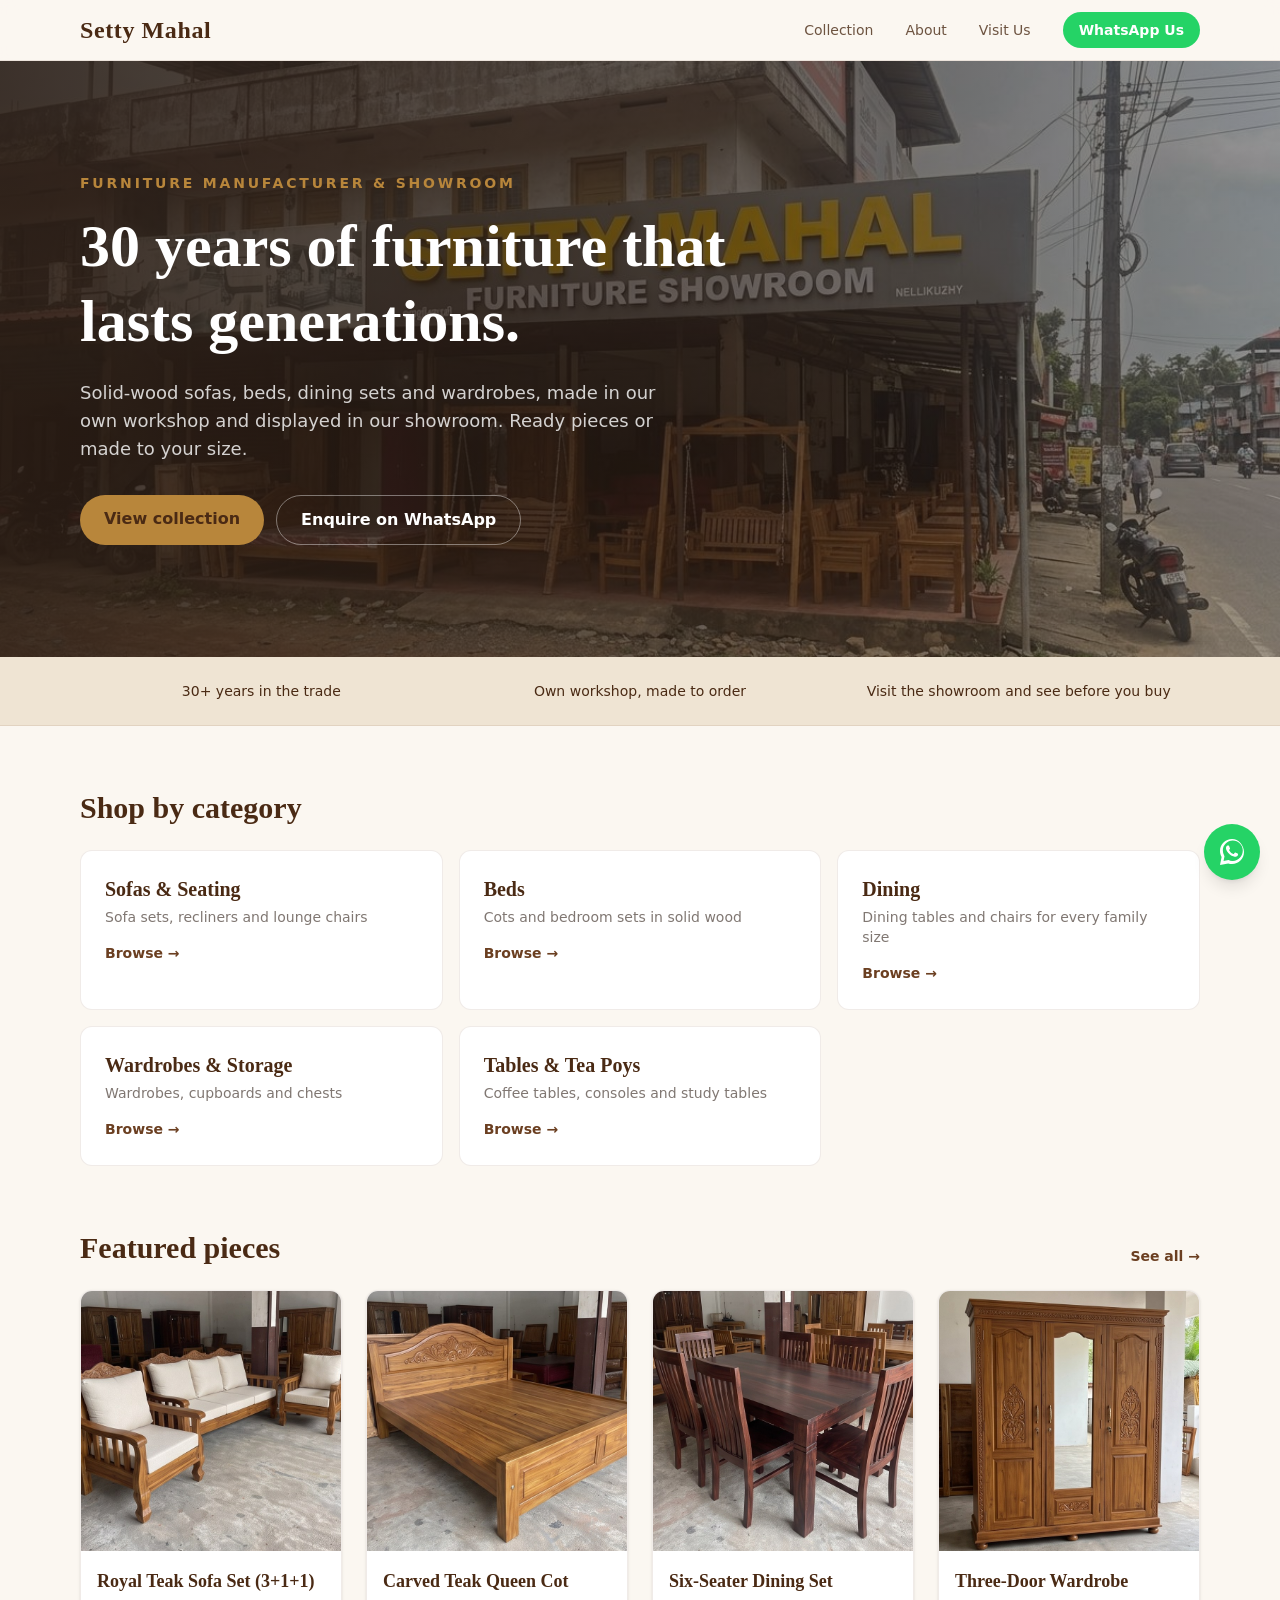
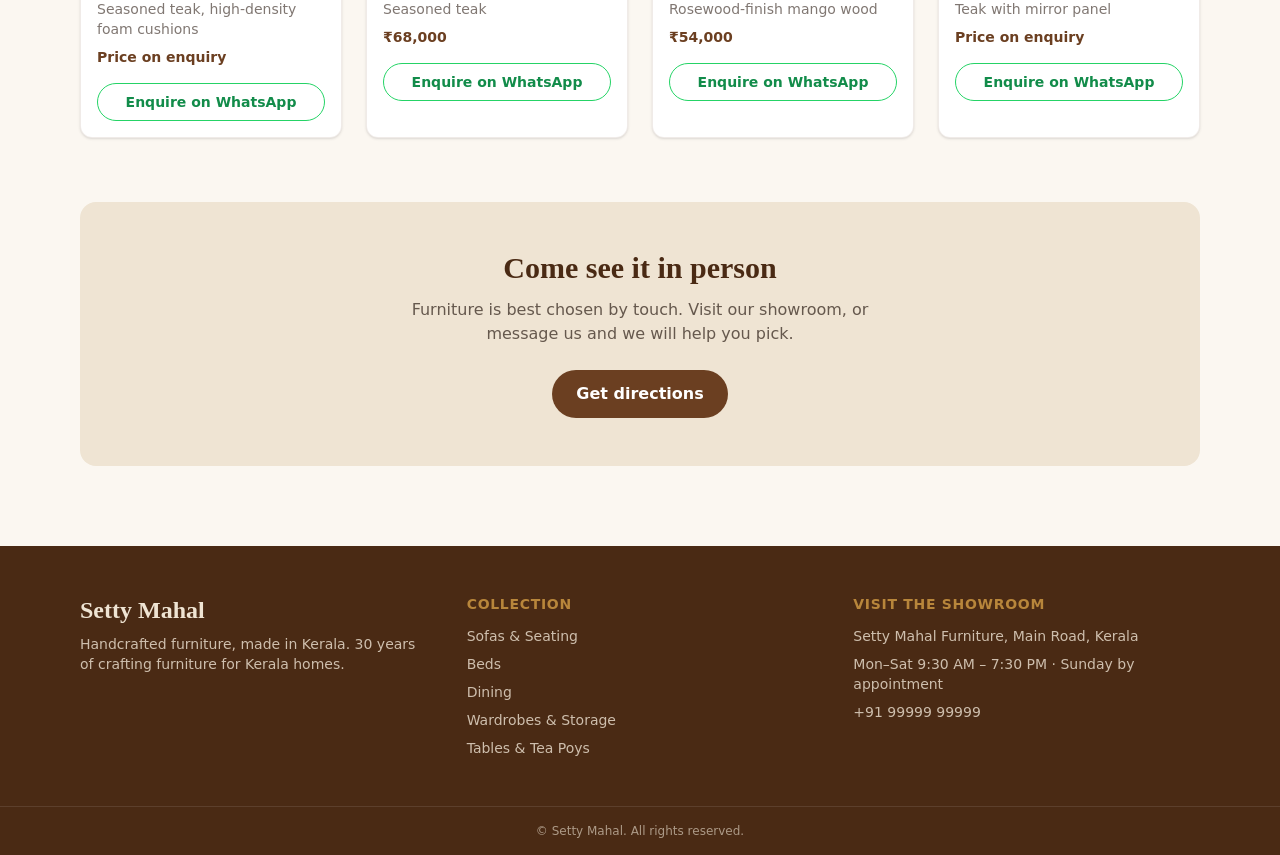
<file: index.html>
<!doctype html>
<html lang="en" class="h-full antialiased">
<head>
<meta charset="utf-8">
<meta name="viewport" content="width=device-width, initial-scale=1">
<title>Setty Mahal — Furniture Manufacturer &amp; Showroom</title>
<meta name="description" content="Setty Mahal: 30 years of handcrafted furniture. Sofas, beds, dining sets and wardrobes made in Kerala. Visit our showroom or enquire on WhatsApp.">
<link rel="stylesheet" href="styles.css">
<style>
  /* Showroom photos fading in the header. Photos: hero-1.jpg and hero-2.jpg */
  .hero-slides { position: absolute; top: 0; right: 0; bottom: 0; left: 0; overflow: hidden; }
  .hero-slides img {
    position: absolute; top: 0; left: 0; width: 100%; height: 100%;
    object-fit: cover; object-position: center 38%;
    animation: heroFade 12s infinite;
  }
  .hero-slides img:nth-child(2) { animation-delay: -6s; }
  @keyframes heroFade {
    0%, 40% { opacity: 1; }
    50%, 90% { opacity: 0; }
    100% { opacity: 1; }
  }
  .hero-overlay {
    position: absolute; top: 0; right: 0; bottom: 0; left: 0;
    background: linear-gradient(90deg, rgba(43, 29, 20, 0.9) 0%, rgba(43, 29, 20, 0.7) 55%, rgba(43, 29, 20, 0.45) 100%);
  }
  @media (max-width: 767px) {
    .hero-overlay { background: rgba(43, 29, 20, 0.72); }
  }
  @media (prefers-reduced-motion: reduce) {
    .hero-slides img { animation: none; }
    .hero-slides img:nth-child(2) { display: none; }
  }
</style>
</head>
<body class="flex min-h-full flex-col" data-page="home">
<div id="site-header"></div>

<main class="flex-1" id="app">
  <section class="relative overflow-hidden bg-gradient-to-br from-wood-dark via-wood to-[#8a5530] text-white">
    <div class="hero-slides">
      <img src="hero-1.jpg" alt="Setty Mahal Furniture Showroom, front view with teak cots and swings on display">
      <img src="hero-2.jpg" alt="Setty Mahal Furniture Showroom, Nellikuzhy, with benches and dining sets outside">
    </div>
    <div class="hero-overlay"></div>
    <div class="relative mx-auto max-w-6xl px-4 py-20 md:py-28">
      <p class="text-sm font-semibold uppercase tracking-[0.2em] text-gold">Furniture manufacturer &amp; showroom</p>
      <h1 class="mt-4 max-w-2xl font-serif text-4xl font-bold leading-tight md:text-6xl"><span data-site="experienceYears">30</span> years of furniture that lasts generations.</h1>
      <p class="mt-5 max-w-xl text-lg text-white/80">Solid-wood sofas, beds, dining sets and wardrobes, made in our own workshop and displayed in our showroom. Ready pieces or made to your size.</p>
      <div class="mt-8 flex flex-wrap gap-3">
        <a href="products.html" class="rounded-full bg-gold px-6 py-3 font-semibold text-wood-dark hover:brightness-110">View collection</a>
        <a href="#" data-wa target="_blank" rel="noopener noreferrer" class="rounded-full border border-white/40 px-6 py-3 font-semibold hover:bg-white/10">Enquire on WhatsApp</a>
      </div>
    </div>
  </section>

  <section class="border-b border-wood/10 bg-sand">
    <div class="mx-auto grid max-w-6xl gap-4 px-4 py-6 text-center text-sm font-medium text-wood-dark sm:grid-cols-3">
      <p><span data-site="experienceYears">30</span>+ years in the trade</p>
      <p>Own workshop, made to order</p>
      <p>Visit the showroom and see before you buy</p>
    </div>
  </section>

  <section class="mx-auto max-w-6xl px-4 pt-16">
    <h2 class="font-serif text-3xl font-bold text-wood-dark">Shop by category</h2>
    <div id="categories" class="mt-6 grid gap-4 sm:grid-cols-2 lg:grid-cols-3"></div>
  </section>

  <section class="mx-auto max-w-6xl px-4 pt-16">
    <div class="flex items-end justify-between">
      <h2 class="font-serif text-3xl font-bold text-wood-dark">Featured pieces</h2>
      <a href="products.html" class="text-sm font-semibold text-wood hover:underline">See all →</a>
    </div>
    <div id="featured" class="mt-6 grid gap-6 sm:grid-cols-2 lg:grid-cols-4"></div>
  </section>

  <section class="mx-auto mt-16 max-w-6xl px-4">
    <div class="rounded-2xl bg-sand p-8 text-center md:p-12">
      <h2 class="font-serif text-3xl font-bold text-wood-dark">Come see it in person</h2>
      <p class="mx-auto mt-3 max-w-lg text-foreground/70">Furniture is best chosen by touch. Visit our showroom, or message us and we will help you pick.</p>
      <a href="contact.html" class="mt-6 inline-block rounded-full bg-wood px-6 py-3 font-semibold text-white hover:bg-wood-dark">Get directions</a>
    </div>
  </section>
</main>

<div id="site-footer"></div>
<script src="data.js"></script>
<script src="app.js"></script>
</body>
</html>
</file>
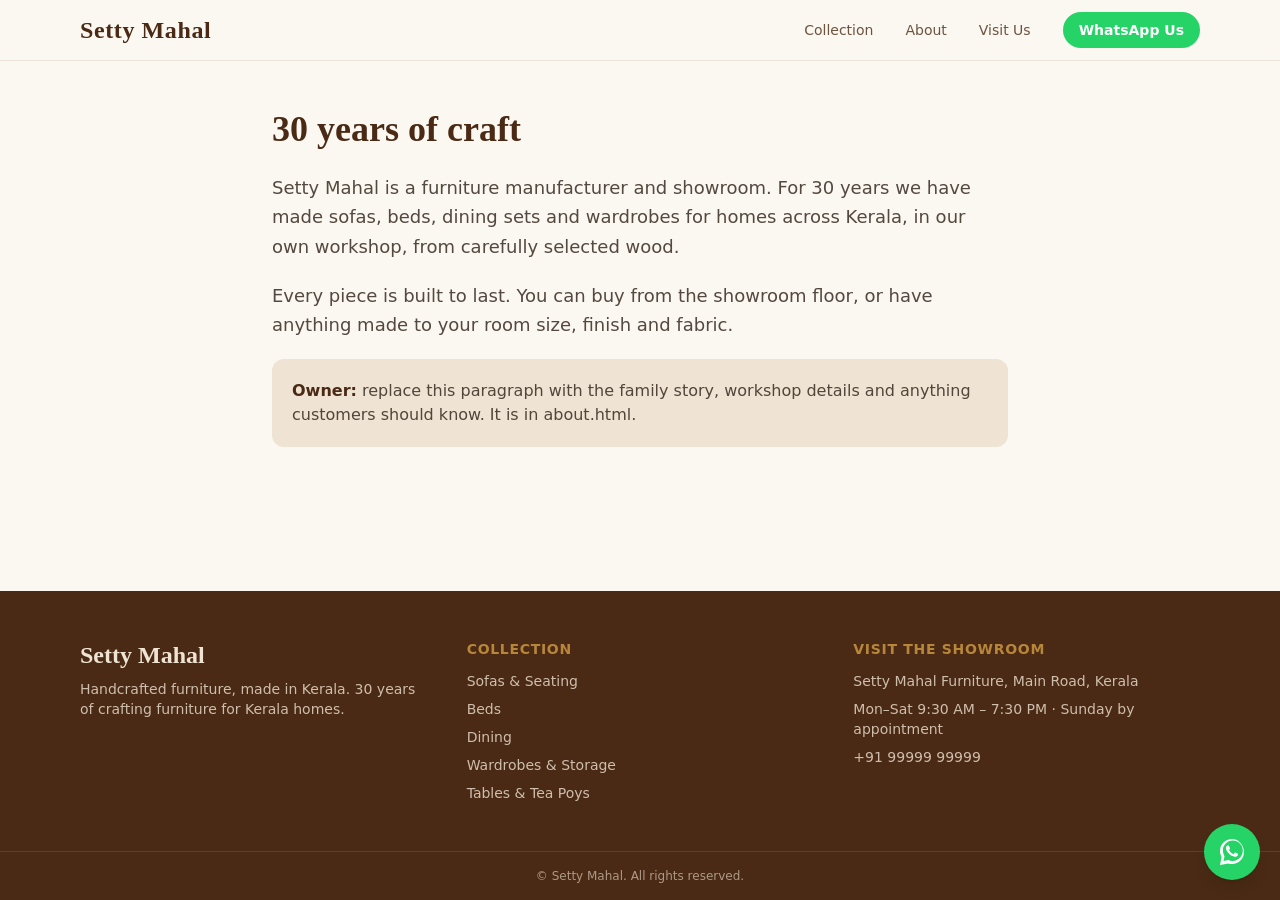
<file: about.html>
<!doctype html>
<html lang="en" class="h-full antialiased">
<head>
<meta charset="utf-8">
<meta name="viewport" content="width=device-width, initial-scale=1">
<title>About | Setty Mahal</title>
<meta name="description" content="Setty Mahal has been building furniture for 30 years.">
<link rel="stylesheet" href="styles.css">
</head>
<body class="flex min-h-full flex-col" data-page="about">
<div id="site-header"></div>
<main class="flex-1" id="app">
  <div class="mx-auto max-w-3xl px-4 py-12">
    <h1 class="font-serif text-4xl font-bold text-wood-dark"><span data-site="experienceYears">30</span> years of craft</h1>
    <div class="mt-6 space-y-5 text-lg leading-relaxed text-foreground/80">
      <p>Setty Mahal is a furniture manufacturer and showroom. For 30 years we have made sofas, beds, dining sets and wardrobes for homes across Kerala, in our own workshop, from carefully selected wood.</p>
      <p>Every piece is built to last. You can buy from the showroom floor, or have anything made to your room size, finish and fabric.</p>
      <p class="rounded-xl bg-sand p-5 text-base"><strong class="text-wood-dark">Owner:</strong> replace this paragraph with the family story, workshop details and anything customers should know. It is in about.html.</p>
    </div>
  </div>
</main>
<div id="site-footer"></div>
<script src="data.js"></script>
<script src="app.js"></script>
</body>
</html>
</file>
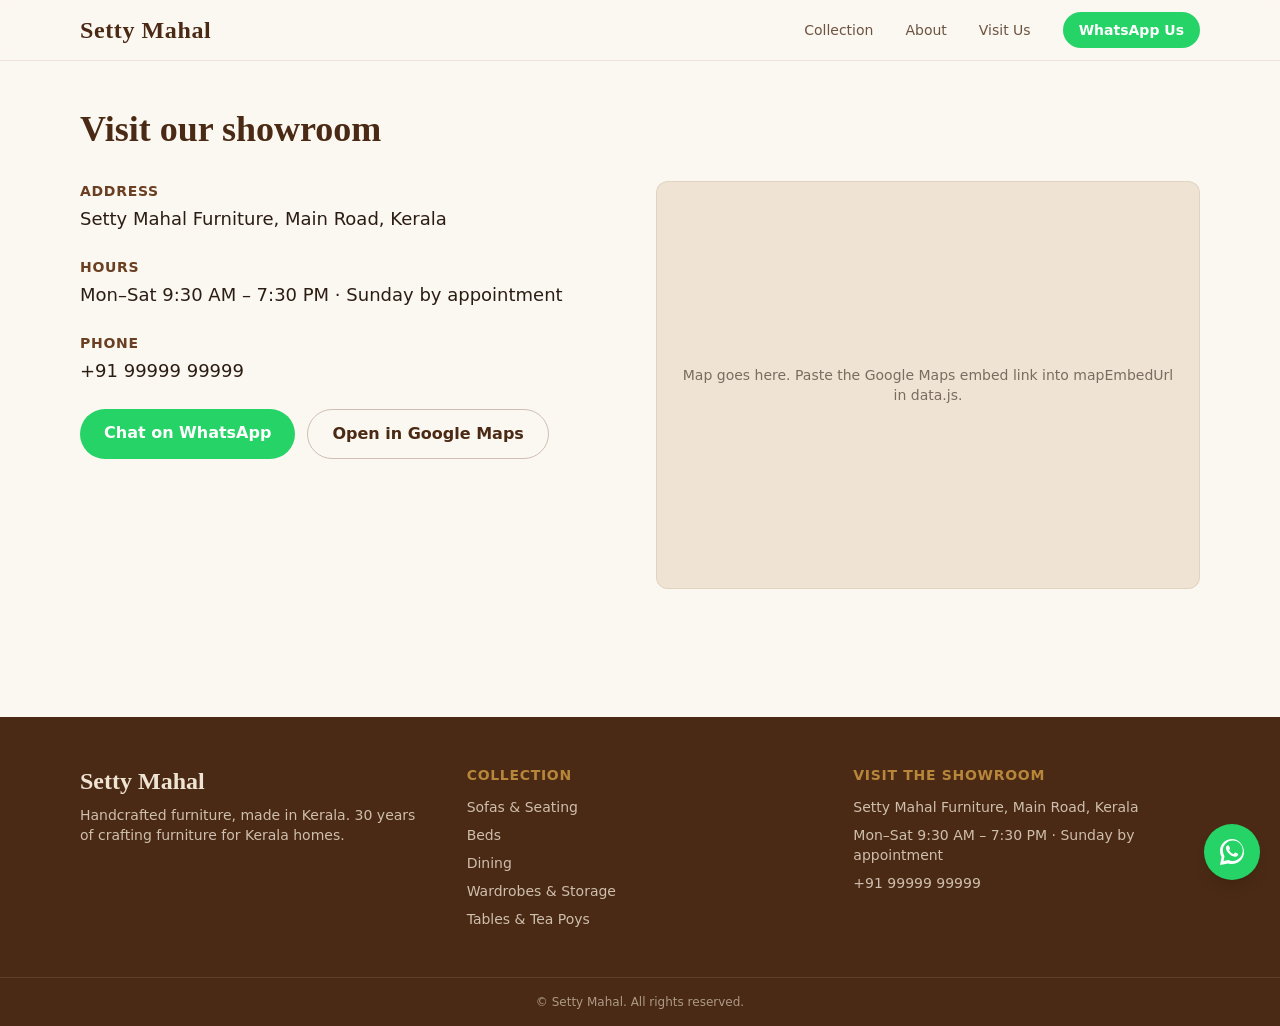
<file: contact.html>
<!doctype html>
<html lang="en" class="h-full antialiased">
<head>
<meta charset="utf-8">
<meta name="viewport" content="width=device-width, initial-scale=1">
<title>Visit Us | Setty Mahal</title>
<meta name="description" content="Find the Setty Mahal showroom, opening hours and contact details.">
<link rel="stylesheet" href="styles.css">
</head>
<body class="flex min-h-full flex-col" data-page="contact">
<div id="site-header"></div>
<main class="flex-1" id="app">
  <div class="mx-auto max-w-6xl px-4 py-12">
    <h1 class="font-serif text-4xl font-bold text-wood-dark">Visit our showroom</h1>
    <div class="mt-8 grid gap-8 md:grid-cols-2">
      <div class="space-y-6">
        <div>
          <h2 class="text-sm font-semibold uppercase tracking-wider text-wood">Address</h2>
          <p class="mt-1 text-lg" data-site="address"></p>
        </div>
        <div>
          <h2 class="text-sm font-semibold uppercase tracking-wider text-wood">Hours</h2>
          <p class="mt-1 text-lg" data-site="hours"></p>
        </div>
        <div>
          <h2 class="text-sm font-semibold uppercase tracking-wider text-wood">Phone</h2>
          <a href="#" data-tel data-site="phoneDisplay" class="mt-1 block text-lg hover:underline"></a>
        </div>
        <div class="flex flex-wrap gap-3">
          <a href="#" data-wa target="_blank" rel="noopener noreferrer" class="rounded-full bg-[#25D366] px-6 py-3 font-semibold text-white hover:brightness-95">Chat on WhatsApp</a>
          <a href="#" data-maplink target="_blank" rel="noopener noreferrer" class="rounded-full border border-wood/30 px-6 py-3 font-semibold text-wood-dark hover:bg-sand">Open in Google Maps</a>
        </div>
      </div>
      <div id="map" class="aspect-[4/3] overflow-hidden rounded-xl border border-wood/10 bg-sand">
        <div class="flex h-full items-center justify-center p-6 text-center text-sm text-foreground/60">Map goes here. Paste the Google Maps embed link into mapEmbedUrl in data.js.</div>
      </div>
    </div>
  </div>
</main>
<div id="site-footer"></div>
<script src="data.js"></script>
<script src="app.js"></script>
</body>
</html>
</file>
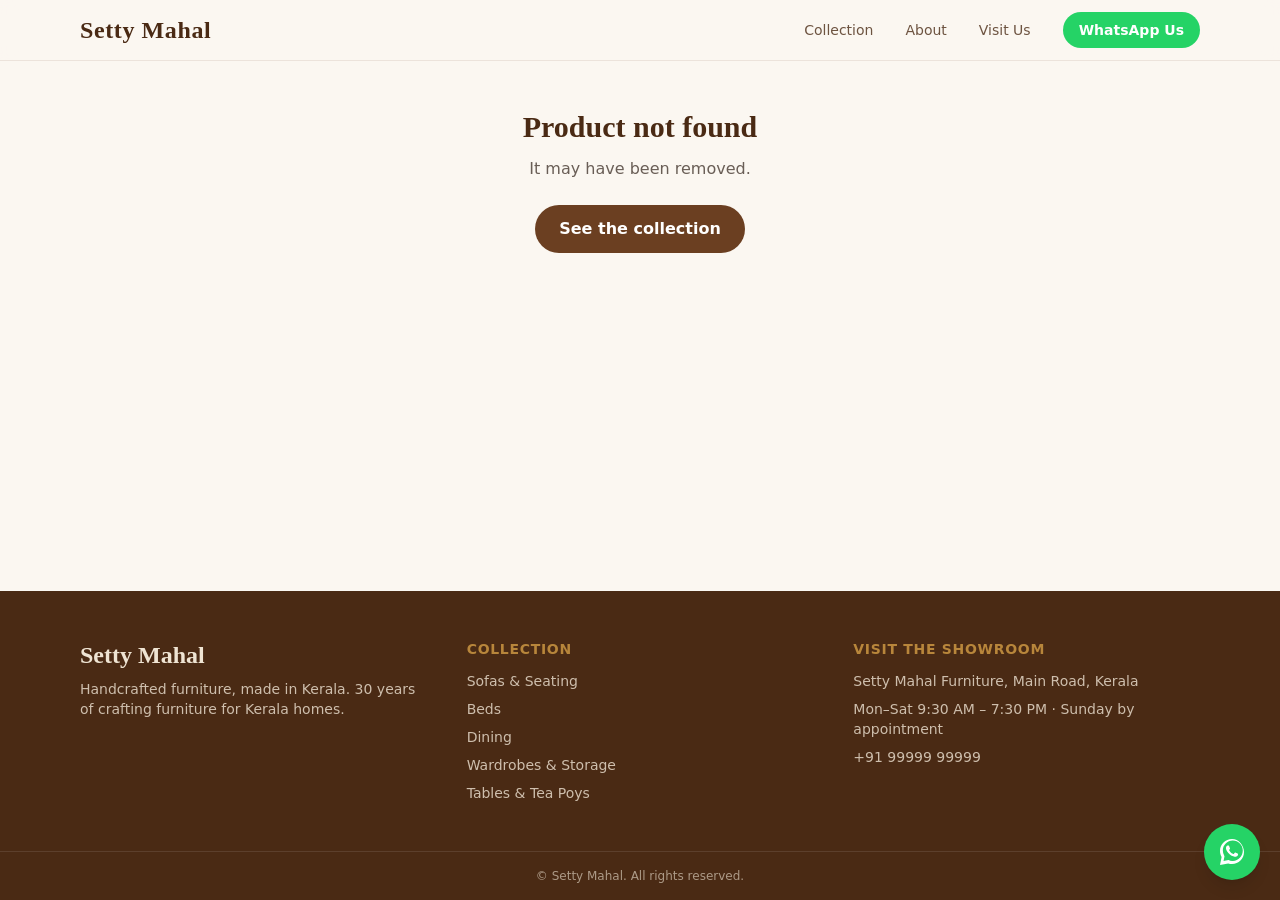
<file: product.html>
<!doctype html>
<html lang="en" class="h-full antialiased">
<head>
<meta charset="utf-8">
<meta name="viewport" content="width=device-width, initial-scale=1">
<title>Product | Setty Mahal</title>
<meta name="description" content="Furniture from Setty Mahal, handcrafted in Kerala.">
<link rel="stylesheet" href="styles.css">
</head>
<body class="flex min-h-full flex-col" data-page="product">
<div id="site-header"></div>
<main class="flex-1" id="app"></main>
<div id="site-footer"></div>
<script src="data.js"></script>
<script src="app.js"></script>
</body>
</html>
</file>
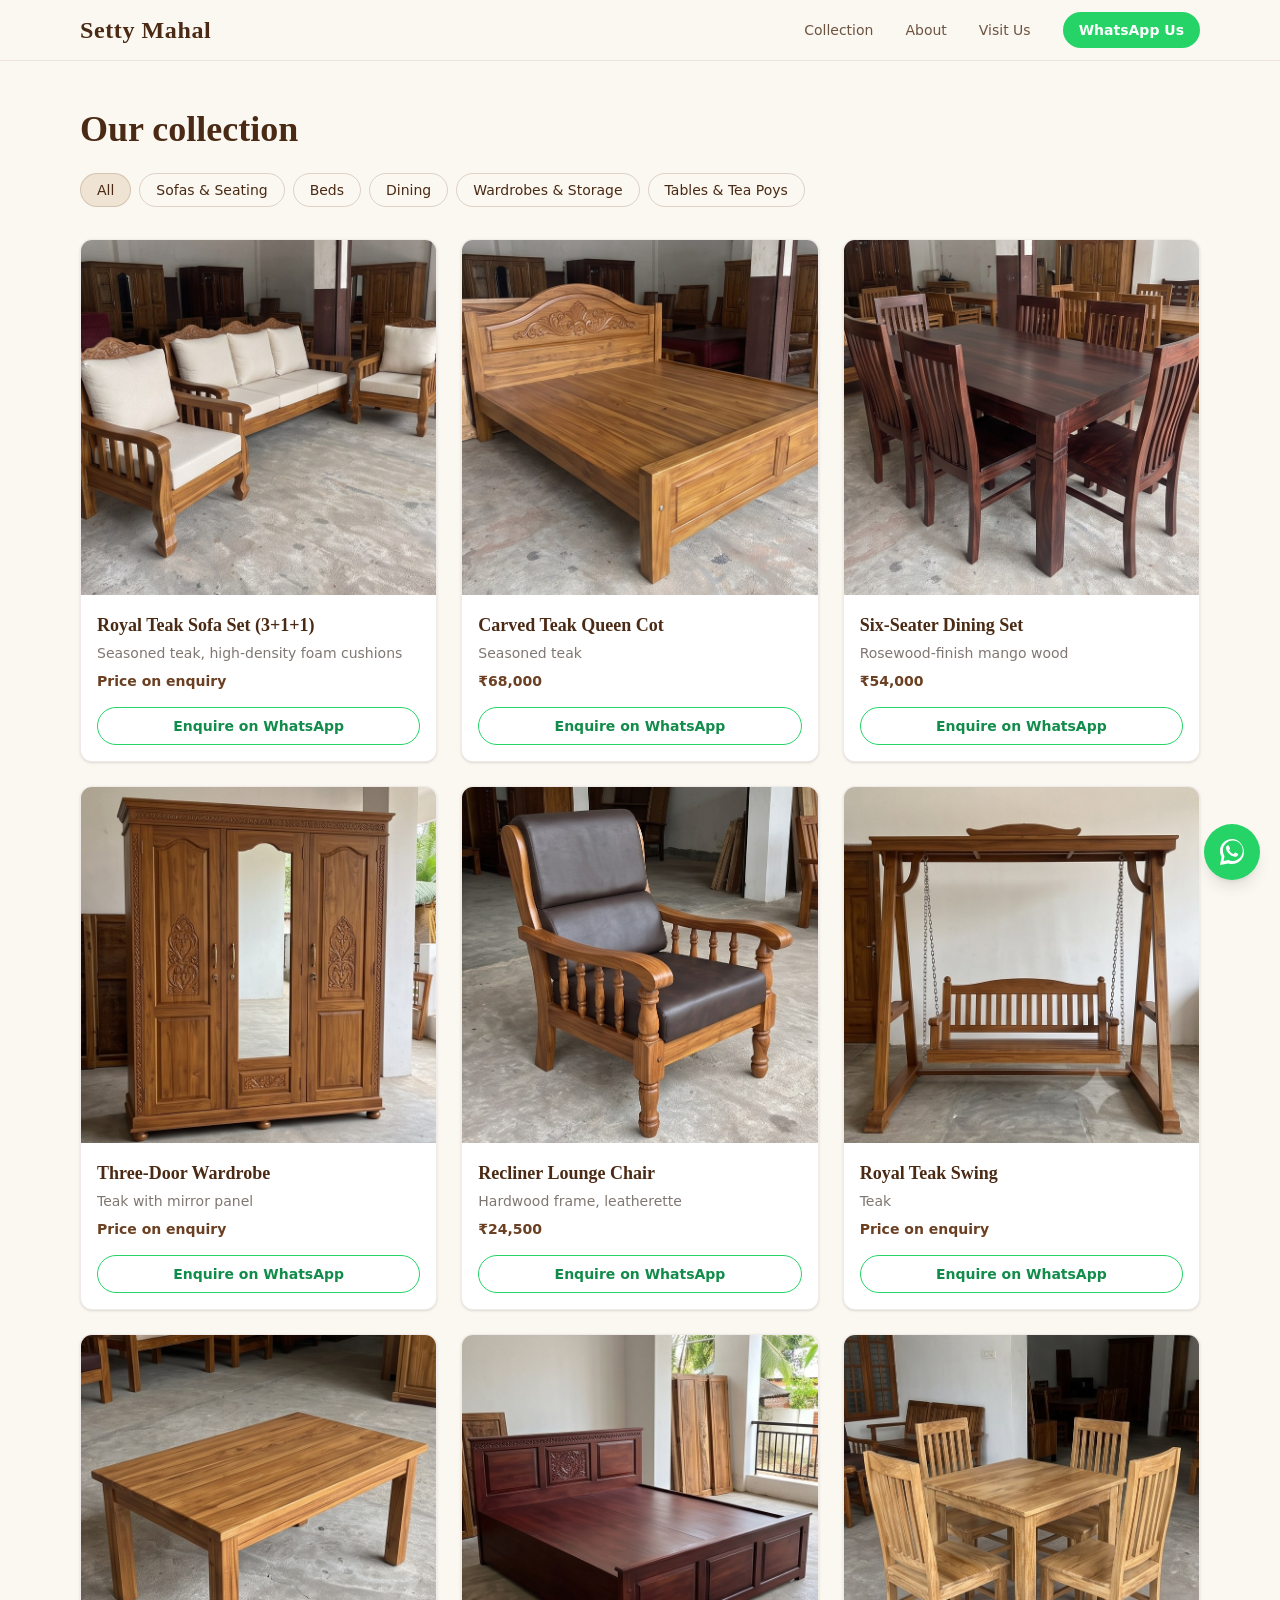
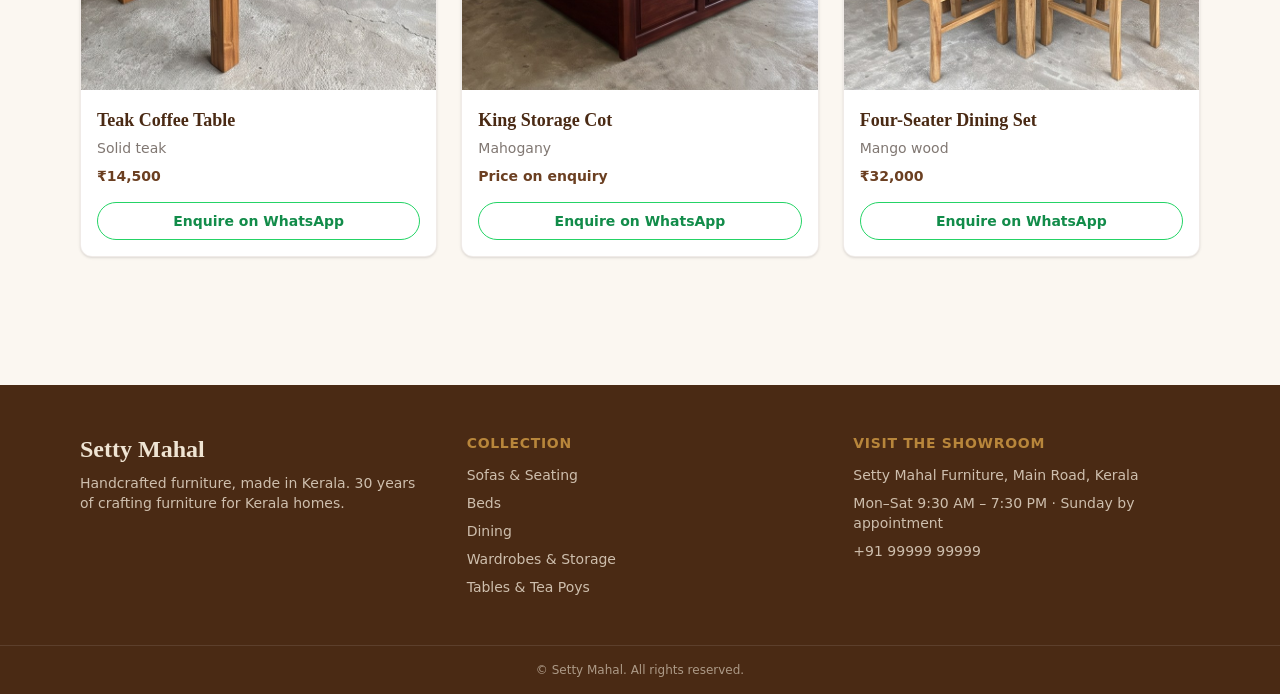
<file: products.html>
<!doctype html>
<html lang="en" class="h-full antialiased">
<head>
<meta charset="utf-8">
<meta name="viewport" content="width=device-width, initial-scale=1">
<title>Collection | Setty Mahal</title>
<meta name="description" content="Browse sofas, beds, dining sets, wardrobes and more from Setty Mahal.">
<link rel="stylesheet" href="styles.css">
</head>
<body class="flex min-h-full flex-col" data-page="products">
<div id="site-header"></div>
<main class="flex-1" id="app"></main>
<div id="site-footer"></div>
<script src="data.js"></script>
<script src="app.js"></script>
</body>
</html>
</file>
<file: styles.css>
@layer properties{@supports (((-webkit-hyphens:none)) and (not (margin-trim:inline))) or ((-moz-orient:inline) and (not (color:rgb(from red r g b)))){*,:before,:after,::backdrop{--tw-space-y-reverse:0;--tw-divide-y-reverse:0;--tw-border-style:solid;--tw-gradient-position:initial;--tw-gradient-from:#0000;--tw-gradient-via:#0000;--tw-gradient-to:#0000;--tw-gradient-stops:initial;--tw-gradient-via-stops:initial;--tw-gradient-from-position:0%;--tw-gradient-via-position:50%;--tw-gradient-to-position:100%;--tw-leading:initial;--tw-font-weight:initial;--tw-tracking:initial;--tw-shadow:0 0 #0000;--tw-shadow-color:initial;--tw-shadow-alpha:100%;--tw-inset-shadow:0 0 #0000;--tw-inset-shadow-color:initial;--tw-inset-shadow-alpha:100%;--tw-ring-color:initial;--tw-ring-shadow:0 0 #0000;--tw-inset-ring-color:initial;--tw-inset-ring-shadow:0 0 #0000;--tw-ring-inset:initial;--tw-ring-offset-width:0px;--tw-ring-offset-color:#fff;--tw-ring-offset-shadow:0 0 #0000;--tw-backdrop-blur:initial;--tw-backdrop-brightness:initial;--tw-backdrop-contrast:initial;--tw-backdrop-grayscale:initial;--tw-backdrop-hue-rotate:initial;--tw-backdrop-invert:initial;--tw-backdrop-opacity:initial;--tw-backdrop-saturate:initial;--tw-backdrop-sepia:initial;--tw-scale-x:1;--tw-scale-y:1;--tw-scale-z:1;--tw-blur:initial;--tw-brightness:initial;--tw-contrast:initial;--tw-grayscale:initial;--tw-hue-rotate:initial;--tw-invert:initial;--tw-opacity:initial;--tw-saturate:initial;--tw-sepia:initial;--tw-drop-shadow:initial;--tw-drop-shadow-color:initial;--tw-drop-shadow-alpha:100%;--tw-drop-shadow-size:initial}}}@layer theme{:root,:host{--font-sans:ui-sans-serif, system-ui, -apple-system, "Segoe UI", Roboto, sans-serif;--font-mono:ui-monospace, SFMono-Regular, Menlo, Monaco, Consolas, "Liberation Mono", "Courier New", monospace;--color-white:#fff;--spacing:.25rem;--container-lg:32rem;--container-xl:36rem;--container-2xl:42rem;--container-3xl:48rem;--container-6xl:72rem;--text-xs:.75rem;--text-xs--line-height:calc(1 / .75);--text-sm:.875rem;--text-sm--line-height:calc(1.25 / .875);--text-base:1rem;--text-base--line-height:calc(1.5 / 1);--text-lg:1.125rem;--text-lg--line-height:calc(1.75 / 1.125);--text-xl:1.25rem;--text-xl--line-height:calc(1.75 / 1.25);--text-2xl:1.5rem;--text-2xl--line-height:calc(2 / 1.5);--text-3xl:1.875rem;--text-3xl--line-height:calc(2.25 / 1.875);--text-4xl:2.25rem;--text-4xl--line-height:calc(2.5 / 2.25);--text-6xl:3.75rem;--text-6xl--line-height:1;--font-weight-medium:500;--font-weight-semibold:600;--font-weight-bold:700;--tracking-wide:.025em;--tracking-wider:.05em;--leading-tight:1.25;--leading-relaxed:1.625;--radius-md:.375rem;--radius-lg:.5rem;--radius-xl:.75rem;--radius-2xl:1rem;--default-transition-duration:.15s;--default-transition-timing-function:cubic-bezier(.4, 0, .2, 1);--default-font-family:ui-sans-serif, system-ui, -apple-system, "Segoe UI", Roboto, sans-serif;--default-mono-font-family:var(--font-mono)}}@layer base{*,:after,:before,::backdrop{box-sizing:border-box;border:0 solid;margin:0;padding:0}::file-selector-button{box-sizing:border-box;border:0 solid;margin:0;padding:0}html,:host{-webkit-text-size-adjust:100%;tab-size:4;line-height:1.5;font-family:var(--default-font-family,-apple-system, BlinkMacSystemFont, "Segoe UI", Roboto, "Helvetica Neue", "Noto Sans", Arial, sans-serif, "Apple Color Emoji", "Segoe UI Emoji", "Segoe UI Symbol", "Noto Color Emoji");font-feature-settings:var(--default-font-feature-settings,normal);font-variation-settings:var(--default-font-variation-settings,normal);-webkit-tap-highlight-color:transparent}hr{height:0;color:inherit;border-top-width:1px}abbr:where([title]){-webkit-text-decoration:underline dotted;text-decoration:underline dotted}h1,h2,h3,h4,h5,h6{font-size:inherit;font-weight:inherit}a{color:inherit;-webkit-text-decoration:inherit;-webkit-text-decoration:inherit;-webkit-text-decoration:inherit;-webkit-text-decoration:inherit;text-decoration:inherit}b,strong{font-weight:bolder}code,kbd,samp,pre{font-family:var(--default-mono-font-family,ui-monospace, SFMono-Regular, Menlo, Monaco, Consolas, "Liberation Mono", "Courier New", monospace);font-feature-settings:var(--default-mono-font-feature-settings,normal);font-variation-settings:var(--default-mono-font-variation-settings,normal);font-size:1em}small{font-size:80%}sub,sup{vertical-align:baseline;font-size:75%;line-height:0;position:relative}sub{bottom:-.25em}sup{top:-.5em}table{text-indent:0;border-color:inherit;border-collapse:collapse}:-moz-focusring:where(:not(iframe)){outline:auto}progress{vertical-align:baseline}summary{display:list-item}ol,ul,menu{list-style:none}img,svg,video,canvas,audio,iframe,embed,object{vertical-align:middle;display:block}img,video{max-width:100%;height:auto}button,input,select,optgroup,textarea{font:inherit;font-feature-settings:inherit;font-variation-settings:inherit;letter-spacing:inherit;color:inherit;opacity:1;background-color:#0000;border-radius:0}::file-selector-button{font:inherit;font-feature-settings:inherit;font-variation-settings:inherit;letter-spacing:inherit;color:inherit;opacity:1;background-color:#0000;border-radius:0}:where(select:is([multiple],[size])) optgroup{font-weight:bolder}:where(select:is([multiple],[size])) optgroup option{padding-inline-start:20px}::file-selector-button{margin-inline-end:4px}::placeholder{opacity:1}@supports (not ((-webkit-appearance:-apple-pay-button))) or (contain-intrinsic-size:1px){::placeholder{color:currentColor}@supports (color:color-mix(in lab, red, red)){::placeholder{color:color-mix(in oklab, currentcolor 50%, transparent)}}}textarea{resize:vertical}::-webkit-search-decoration{-webkit-appearance:none}::-webkit-date-and-time-value{min-height:1lh;text-align:inherit}::-webkit-datetime-edit{display:inline-flex}::-webkit-datetime-edit-fields-wrapper{padding:0}::-webkit-datetime-edit{padding-block:0}::-webkit-datetime-edit-year-field{padding-block:0}::-webkit-datetime-edit-month-field{padding-block:0}::-webkit-datetime-edit-day-field{padding-block:0}::-webkit-datetime-edit-hour-field{padding-block:0}::-webkit-datetime-edit-minute-field{padding-block:0}::-webkit-datetime-edit-second-field{padding-block:0}::-webkit-datetime-edit-millisecond-field{padding-block:0}::-webkit-datetime-edit-meridiem-field{padding-block:0}::-webkit-calendar-picker-indicator{line-height:1}:-moz-ui-invalid{box-shadow:none}button,input:where([type=button],[type=reset],[type=submit]){appearance:button}::file-selector-button{appearance:button}::-webkit-inner-spin-button{height:auto}::-webkit-outer-spin-button{height:auto}[hidden]:where(:not([hidden=until-found])){display:none!important}}@layer components;@layer utilities{.visible{visibility:visible}.absolute{position:absolute}.fixed{position:fixed}.relative{position:relative}.sticky{position:sticky}.top-0{top:0}.right-0{right:0}.right-5{right:calc(var(--spacing) * 5)}.bottom-5{bottom:calc(var(--spacing) * 5)}.z-40{z-index:40}.z-50{z-index:50}.mx-auto{margin-inline:auto}.mt-1{margin-top:var(--spacing)}.mt-2{margin-top:calc(var(--spacing) * 2)}.mt-3{margin-top:calc(var(--spacing) * 3)}.mt-4{margin-top:calc(var(--spacing) * 4)}.mt-5{margin-top:calc(var(--spacing) * 5)}.mt-6{margin-top:calc(var(--spacing) * 6)}.mt-8{margin-top:calc(var(--spacing) * 8)}.mt-10{margin-top:calc(var(--spacing) * 10)}.mt-16{margin-top:calc(var(--spacing) * 16)}.mt-20{margin-top:calc(var(--spacing) * 20)}.block{display:block}.flex{display:flex}.grid{display:grid}.hidden{display:none}.inline-block{display:inline-block}.table{display:table}.aspect-\[4\/3\]{aspect-ratio:4/3}.h-8{height:calc(var(--spacing) * 8)}.h-14{height:calc(var(--spacing) * 14)}.h-full{height:100%}.min-h-full{min-height:100%}.w-8{width:calc(var(--spacing) * 8)}.w-14{width:calc(var(--spacing) * 14)}.w-48{width:calc(var(--spacing) * 48)}.w-full{width:100%}.max-w-2xl{max-width:var(--container-2xl)}.max-w-3xl{max-width:var(--container-3xl)}.max-w-6xl{max-width:var(--container-6xl)}.max-w-lg{max-width:var(--container-lg)}.max-w-xl{max-width:var(--container-xl)}.flex-1{flex:1}.cursor-pointer{cursor:pointer}.list-none{list-style-type:none}.flex-col{flex-direction:column}.flex-wrap{flex-wrap:wrap}.items-center{align-items:center}.items-end{align-items:flex-end}.justify-between{justify-content:space-between}.justify-center{justify-content:center}.gap-2{gap:calc(var(--spacing) * 2)}.gap-3{gap:calc(var(--spacing) * 3)}.gap-4{gap:calc(var(--spacing) * 4)}.gap-6{gap:calc(var(--spacing) * 6)}.gap-8{gap:calc(var(--spacing) * 8)}.gap-10{gap:calc(var(--spacing) * 10)}:where(.space-y-2>:not(:last-child)){--tw-space-y-reverse:0;margin-block-start:calc(calc(var(--spacing) * 2) * var(--tw-space-y-reverse));margin-block-end:calc(calc(var(--spacing) * 2) * calc(1 - var(--tw-space-y-reverse)))}:where(.space-y-4>:not(:last-child)){--tw-space-y-reverse:0;margin-block-start:calc(calc(var(--spacing) * 4) * var(--tw-space-y-reverse));margin-block-end:calc(calc(var(--spacing) * 4) * calc(1 - var(--tw-space-y-reverse)))}:where(.space-y-5>:not(:last-child)){--tw-space-y-reverse:0;margin-block-start:calc(calc(var(--spacing) * 5) * var(--tw-space-y-reverse));margin-block-end:calc(calc(var(--spacing) * 5) * calc(1 - var(--tw-space-y-reverse)))}:where(.space-y-6>:not(:last-child)){--tw-space-y-reverse:0;margin-block-start:calc(calc(var(--spacing) * 6) * var(--tw-space-y-reverse));margin-block-end:calc(calc(var(--spacing) * 6) * calc(1 - var(--tw-space-y-reverse)))}:where(.divide-y>:not(:last-child)){--tw-divide-y-reverse:0;border-bottom-style:var(--tw-border-style);border-top-style:var(--tw-border-style);border-top-width:calc(1px * var(--tw-divide-y-reverse));border-bottom-width:calc(1px * calc(1 - var(--tw-divide-y-reverse)))}:where(.divide-wood\/10>:not(:last-child)){border-color:var(--wood)}@supports (color:color-mix(in lab, red, red)){:where(.divide-wood\/10>:not(:last-child)){border-color:color-mix(in oklab, var(--wood) 10%, transparent)}}.overflow-hidden{overflow:hidden}.rounded-2xl{border-radius:var(--radius-2xl)}.rounded-full{border-radius:2147483647px}.rounded-lg{border-radius:var(--radius-lg)}.rounded-md{border-radius:var(--radius-md)}.rounded-xl{border-radius:var(--radius-xl)}.border{border-style:var(--tw-border-style);border-width:1px}.border-t{border-top-style:var(--tw-border-style);border-top-width:1px}.border-b{border-bottom-style:var(--tw-border-style);border-bottom-width:1px}.border-\[\#25D366\]{border-color:#25d366}.border-white\/10{border-color:#ffffff1a}@supports (color:color-mix(in lab, red, red)){.border-white\/10{border-color:color-mix(in oklab, var(--color-white) 10%, transparent)}}.border-white\/40{border-color:#fff6}@supports (color:color-mix(in lab, red, red)){.border-white\/40{border-color:color-mix(in oklab, var(--color-white) 40%, transparent)}}.border-wood\/10{border-color:var(--wood)}@supports (color:color-mix(in lab, red, red)){.border-wood\/10{border-color:color-mix(in oklab, var(--wood) 10%, transparent)}}.border-wood\/20{border-color:var(--wood)}@supports (color:color-mix(in lab, red, red)){.border-wood\/20{border-color:color-mix(in oklab, var(--wood) 20%, transparent)}}.border-wood\/30{border-color:var(--wood)}@supports (color:color-mix(in lab, red, red)){.border-wood\/30{border-color:color-mix(in oklab, var(--wood) 30%, transparent)}}.bg-\[\#25D366\]{background-color:#25d366}.bg-background,.bg-background\/90{background-color:var(--background)}@supports (color:color-mix(in lab, red, red)){.bg-background\/90{background-color:color-mix(in oklab, var(--background) 90%, transparent)}}.bg-gold{background-color:var(--gold)}.bg-sand{background-color:var(--sand)}.bg-white{background-color:var(--color-white)}.bg-wood{background-color:var(--wood)}.bg-wood-dark{background-color:var(--wood-dark)}.bg-gradient-to-br{--tw-gradient-position:to bottom right in oklab;background-image:linear-gradient(var(--tw-gradient-stops))}.from-\[\#c89b6d\]{--tw-gradient-from:#c89b6d;--tw-gradient-stops:var(--tw-gradient-via-stops,var(--tw-gradient-position), var(--tw-gradient-from) var(--tw-gradient-from-position), var(--tw-gradient-to) var(--tw-gradient-to-position))}.from-wood-dark{--tw-gradient-from:var(--wood-dark);--tw-gradient-stops:var(--tw-gradient-via-stops,var(--tw-gradient-position), var(--tw-gradient-from) var(--tw-gradient-from-position), var(--tw-gradient-to) var(--tw-gradient-to-position))}.via-\[\#a87647\]{--tw-gradient-via:#a87647;--tw-gradient-via-stops:var(--tw-gradient-position), var(--tw-gradient-from) var(--tw-gradient-from-position), var(--tw-gradient-via) var(--tw-gradient-via-position), var(--tw-gradient-to) var(--tw-gradient-to-position);--tw-gradient-stops:var(--tw-gradient-via-stops)}.via-wood{--tw-gradient-via:var(--wood);--tw-gradient-via-stops:var(--tw-gradient-position), var(--tw-gradient-from) var(--tw-gradient-from-position), var(--tw-gradient-via) var(--tw-gradient-via-position), var(--tw-gradient-to) var(--tw-gradient-to-position);--tw-gradient-stops:var(--tw-gradient-via-stops)}.to-\[\#6b3f21\]{--tw-gradient-to:#6b3f21;--tw-gradient-stops:var(--tw-gradient-via-stops,var(--tw-gradient-position), var(--tw-gradient-from) var(--tw-gradient-from-position), var(--tw-gradient-to) var(--tw-gradient-to-position))}.to-\[\#8a5530\]{--tw-gradient-to:#8a5530;--tw-gradient-stops:var(--tw-gradient-via-stops,var(--tw-gradient-position), var(--tw-gradient-from) var(--tw-gradient-from-position), var(--tw-gradient-to) var(--tw-gradient-to-position))}.fill-current{fill:currentColor}.object-cover{object-fit:cover}.p-2{padding:calc(var(--spacing) * 2)}.p-3{padding:calc(var(--spacing) * 3)}.p-4{padding:calc(var(--spacing) * 4)}.p-5{padding:calc(var(--spacing) * 5)}.p-6{padding:calc(var(--spacing) * 6)}.p-8{padding:calc(var(--spacing) * 8)}.px-3{padding-inline:calc(var(--spacing) * 3)}.px-4{padding-inline:calc(var(--spacing) * 4)}.px-6{padding-inline:calc(var(--spacing) * 6)}.py-1\.5{padding-block:calc(var(--spacing) * 1.5)}.py-2{padding-block:calc(var(--spacing) * 2)}.py-3{padding-block:calc(var(--spacing) * 3)}.py-4{padding-block:calc(var(--spacing) * 4)}.py-6{padding-block:calc(var(--spacing) * 6)}.py-12{padding-block:calc(var(--spacing) * 12)}.py-20{padding-block:calc(var(--spacing) * 20)}.pt-16{padding-top:calc(var(--spacing) * 16)}.pb-4{padding-bottom:calc(var(--spacing) * 4)}.text-center{text-align:center}.text-right{text-align:right}.font-serif{font-family:Georgia,Times New Roman,serif}.text-2xl{font-size:var(--text-2xl);line-height:var(--tw-leading,var(--text-2xl--line-height))}.text-3xl{font-size:var(--text-3xl);line-height:var(--tw-leading,var(--text-3xl--line-height))}.text-4xl{font-size:var(--text-4xl);line-height:var(--tw-leading,var(--text-4xl--line-height))}.text-base{font-size:var(--text-base);line-height:var(--tw-leading,var(--text-base--line-height))}.text-lg{font-size:var(--text-lg);line-height:var(--tw-leading,var(--text-lg--line-height))}.text-sm{font-size:var(--text-sm);line-height:var(--tw-leading,var(--text-sm--line-height))}.text-xl{font-size:var(--text-xl);line-height:var(--tw-leading,var(--text-xl--line-height))}.text-xs{font-size:var(--text-xs);line-height:var(--tw-leading,var(--text-xs--line-height))}.leading-relaxed{--tw-leading:var(--leading-relaxed);line-height:var(--leading-relaxed)}.leading-tight{--tw-leading:var(--leading-tight);line-height:var(--leading-tight)}.font-bold{--tw-font-weight:var(--font-weight-bold);font-weight:var(--font-weight-bold)}.font-medium{--tw-font-weight:var(--font-weight-medium);font-weight:var(--font-weight-medium)}.font-semibold{--tw-font-weight:var(--font-weight-semibold);font-weight:var(--font-weight-semibold)}.tracking-\[0\.2em\]{--tw-tracking:.2em;letter-spacing:.2em}.tracking-wide{--tw-tracking:var(--tracking-wide);letter-spacing:var(--tracking-wide)}.tracking-wider{--tw-tracking:var(--tracking-wider);letter-spacing:var(--tracking-wider)}.text-\[\#128C4A\]{color:#128c4a}.text-foreground\/50{color:var(--foreground)}@supports (color:color-mix(in lab, red, red)){.text-foreground\/50{color:color-mix(in oklab, var(--foreground) 50%, transparent)}}.text-foreground\/60{color:var(--foreground)}@supports (color:color-mix(in lab, red, red)){.text-foreground\/60{color:color-mix(in oklab, var(--foreground) 60%, transparent)}}.text-foreground\/70{color:var(--foreground)}@supports (color:color-mix(in lab, red, red)){.text-foreground\/70{color:color-mix(in oklab, var(--foreground) 70%, transparent)}}.text-foreground\/80{color:var(--foreground)}@supports (color:color-mix(in lab, red, red)){.text-foreground\/80{color:color-mix(in oklab, var(--foreground) 80%, transparent)}}.text-gold{color:var(--gold)}.text-sand,.text-sand\/60{color:var(--sand)}@supports (color:color-mix(in lab, red, red)){.text-sand\/60{color:color-mix(in oklab, var(--sand) 60%, transparent)}}.text-sand\/80{color:var(--sand)}@supports (color:color-mix(in lab, red, red)){.text-sand\/80{color:color-mix(in oklab, var(--sand) 80%, transparent)}}.text-white{color:var(--color-white)}.text-white\/80{color:#fffc}@supports (color:color-mix(in lab, red, red)){.text-white\/80{color:color-mix(in oklab, var(--color-white) 80%, transparent)}}.text-wood{color:var(--wood)}.text-wood-dark,.text-wood-dark\/80{color:var(--wood-dark)}@supports (color:color-mix(in lab, red, red)){.text-wood-dark\/80{color:color-mix(in oklab, var(--wood-dark) 80%, transparent)}}.uppercase{text-transform:uppercase}.antialiased{-webkit-font-smoothing:antialiased;-moz-osx-font-smoothing:grayscale}.shadow-lg{--tw-shadow:0 10px 15px -3px var(--tw-shadow-color,#0000001a), 0 4px 6px -4px var(--tw-shadow-color,#0000001a);box-shadow:var(--tw-inset-shadow), var(--tw-inset-ring-shadow), var(--tw-ring-offset-shadow), var(--tw-ring-shadow), var(--tw-shadow)}.shadow-sm{--tw-shadow:0 1px 3px 0 var(--tw-shadow-color,#0000001a), 0 1px 2px -1px var(--tw-shadow-color,#0000001a);box-shadow:var(--tw-inset-shadow), var(--tw-inset-ring-shadow), var(--tw-ring-offset-shadow), var(--tw-ring-shadow), var(--tw-shadow)}.backdrop-blur{--tw-backdrop-blur:blur(8px);-webkit-backdrop-filter:var(--tw-backdrop-blur,) var(--tw-backdrop-brightness,) var(--tw-backdrop-contrast,) var(--tw-backdrop-grayscale,) var(--tw-backdrop-hue-rotate,) var(--tw-backdrop-invert,) var(--tw-backdrop-opacity,) var(--tw-backdrop-saturate,) var(--tw-backdrop-sepia,);backdrop-filter:var(--tw-backdrop-blur,) var(--tw-backdrop-brightness,) var(--tw-backdrop-contrast,) var(--tw-backdrop-grayscale,) var(--tw-backdrop-hue-rotate,) var(--tw-backdrop-invert,) var(--tw-backdrop-opacity,) var(--tw-backdrop-saturate,) var(--tw-backdrop-sepia,)}.transition{transition-property:color,background-color,border-color,outline-color,text-decoration-color,fill,stroke,--tw-gradient-from,--tw-gradient-via,--tw-gradient-to,opacity,box-shadow,transform,translate,scale,rotate,filter,-webkit-backdrop-filter,backdrop-filter,display,content-visibility,overlay,pointer-events;transition-timing-function:var(--tw-ease,var(--default-transition-timing-function));transition-duration:var(--tw-duration,var(--default-transition-duration))}@media (hover:hover){.hover\:scale-105:hover{--tw-scale-x:105%;--tw-scale-y:105%;--tw-scale-z:105%;scale:var(--tw-scale-x) var(--tw-scale-y)}.hover\:border-wood\/30:hover{border-color:var(--wood)}@supports (color:color-mix(in lab, red, red)){.hover\:border-wood\/30:hover{border-color:color-mix(in oklab, var(--wood) 30%, transparent)}}.hover\:bg-\[\#25D366\]:hover{background-color:#25d366}.hover\:bg-sand:hover{background-color:var(--sand)}.hover\:bg-white\/10:hover{background-color:#ffffff1a}@supports (color:color-mix(in lab, red, red)){.hover\:bg-white\/10:hover{background-color:color-mix(in oklab, var(--color-white) 10%, transparent)}}.hover\:bg-wood-dark:hover{background-color:var(--wood-dark)}.hover\:text-white:hover{color:var(--color-white)}.hover\:text-wood:hover{color:var(--wood)}.hover\:underline:hover{text-decoration-line:underline}.hover\:shadow-md:hover{--tw-shadow:0 4px 6px -1px var(--tw-shadow-color,#0000001a), 0 2px 4px -2px var(--tw-shadow-color,#0000001a);box-shadow:var(--tw-inset-shadow), var(--tw-inset-ring-shadow), var(--tw-ring-offset-shadow), var(--tw-ring-shadow), var(--tw-shadow)}.hover\:brightness-95:hover{--tw-brightness:brightness(95%);filter:var(--tw-blur,) var(--tw-brightness,) var(--tw-contrast,) var(--tw-grayscale,) var(--tw-hue-rotate,) var(--tw-invert,) var(--tw-saturate,) var(--tw-sepia,) var(--tw-drop-shadow,)}.hover\:brightness-110:hover{--tw-brightness:brightness(110%);filter:var(--tw-blur,) var(--tw-brightness,) var(--tw-contrast,) var(--tw-grayscale,) var(--tw-hue-rotate,) var(--tw-invert,) var(--tw-saturate,) var(--tw-sepia,) var(--tw-drop-shadow,)}}@media (min-width:40rem){.sm\:grid-cols-2{grid-template-columns:repeat(2,minmax(0,1fr))}.sm\:grid-cols-3{grid-template-columns:repeat(3,minmax(0,1fr))}}@media (min-width:48rem){.md\:flex{display:flex}.md\:hidden{display:none}.md\:grid-cols-2{grid-template-columns:repeat(2,minmax(0,1fr))}.md\:grid-cols-3{grid-template-columns:repeat(3,minmax(0,1fr))}.md\:p-12{padding:calc(var(--spacing) * 12)}.md\:py-28{padding-block:calc(var(--spacing) * 28)}.md\:text-4xl{font-size:var(--text-4xl);line-height:var(--tw-leading,var(--text-4xl--line-height))}.md\:text-6xl{font-size:var(--text-6xl);line-height:var(--tw-leading,var(--text-6xl--line-height))}}@media (min-width:64rem){.lg\:grid-cols-3{grid-template-columns:repeat(3,minmax(0,1fr))}.lg\:grid-cols-4{grid-template-columns:repeat(4,minmax(0,1fr))}}}:root{--background:#fbf7f1;--foreground:#2b1d14;--wood:#6b3f21;--wood-dark:#4a2a14;--sand:#efe4d3;--gold:#b8863b}body{background:var(--background);color:var(--foreground);font-family:var(--font-sans)}html{scroll-behavior:smooth}@property --tw-space-y-reverse{syntax:"*";inherits:false;initial-value:0}@property --tw-divide-y-reverse{syntax:"*";inherits:false;initial-value:0}@property --tw-border-style{syntax:"*";inherits:false;initial-value:solid}@property --tw-gradient-position{syntax:"*";inherits:false}@property --tw-gradient-from{syntax:"<color>";inherits:false;initial-value:#0000}@property --tw-gradient-via{syntax:"<color>";inherits:false;initial-value:#0000}@property --tw-gradient-to{syntax:"<color>";inherits:false;initial-value:#0000}@property --tw-gradient-stops{syntax:"*";inherits:false}@property --tw-gradient-via-stops{syntax:"*";inherits:false}@property --tw-gradient-from-position{syntax:"<length-percentage>";inherits:false;initial-value:0%}@property --tw-gradient-via-position{syntax:"<length-percentage>";inherits:false;initial-value:50%}@property --tw-gradient-to-position{syntax:"<length-percentage>";inherits:false;initial-value:100%}@property --tw-leading{syntax:"*";inherits:false}@property --tw-font-weight{syntax:"*";inherits:false}@property --tw-tracking{syntax:"*";inherits:false}@property --tw-shadow{syntax:"*";inherits:false;initial-value:0 0 #0000}@property --tw-shadow-color{syntax:"*";inherits:false}@property --tw-shadow-alpha{syntax:"<percentage>";inherits:false;initial-value:100%}@property --tw-inset-shadow{syntax:"*";inherits:false;initial-value:0 0 #0000}@property --tw-inset-shadow-color{syntax:"*";inherits:false}@property --tw-inset-shadow-alpha{syntax:"<percentage>";inherits:false;initial-value:100%}@property --tw-ring-color{syntax:"*";inherits:false}@property --tw-ring-shadow{syntax:"*";inherits:false;initial-value:0 0 #0000}@property --tw-inset-ring-color{syntax:"*";inherits:false}@property --tw-inset-ring-shadow{syntax:"*";inherits:false;initial-value:0 0 #0000}@property --tw-ring-inset{syntax:"*";inherits:false}@property --tw-ring-offset-width{syntax:"<length>";inherits:false;initial-value:0}@property --tw-ring-offset-color{syntax:"*";inherits:false;initial-value:#fff}@property --tw-ring-offset-shadow{syntax:"*";inherits:false;initial-value:0 0 #0000}@property --tw-backdrop-blur{syntax:"*";inherits:false}@property --tw-backdrop-brightness{syntax:"*";inherits:false}@property --tw-backdrop-contrast{syntax:"*";inherits:false}@property --tw-backdrop-grayscale{syntax:"*";inherits:false}@property --tw-backdrop-hue-rotate{syntax:"*";inherits:false}@property --tw-backdrop-invert{syntax:"*";inherits:false}@property --tw-backdrop-opacity{syntax:"*";inherits:false}@property --tw-backdrop-saturate{syntax:"*";inherits:false}@property --tw-backdrop-sepia{syntax:"*";inherits:false}@property --tw-scale-x{syntax:"*";inherits:false;initial-value:1}@property --tw-scale-y{syntax:"*";inherits:false;initial-value:1}@property --tw-scale-z{syntax:"*";inherits:false;initial-value:1}@property --tw-blur{syntax:"*";inherits:false}@property --tw-brightness{syntax:"*";inherits:false}@property --tw-contrast{syntax:"*";inherits:false}@property --tw-grayscale{syntax:"*";inherits:false}@property --tw-hue-rotate{syntax:"*";inherits:false}@property --tw-invert{syntax:"*";inherits:false}@property --tw-opacity{syntax:"*";inherits:false}@property --tw-saturate{syntax:"*";inherits:false}@property --tw-sepia{syntax:"*";inherits:false}@property --tw-drop-shadow{syntax:"*";inherits:false}@property --tw-drop-shadow-color{syntax:"*";inherits:false}@property --tw-drop-shadow-alpha{syntax:"<percentage>";inherits:false;initial-value:100%}@property --tw-drop-shadow-size{syntax:"*";inherits:false}
</file>
